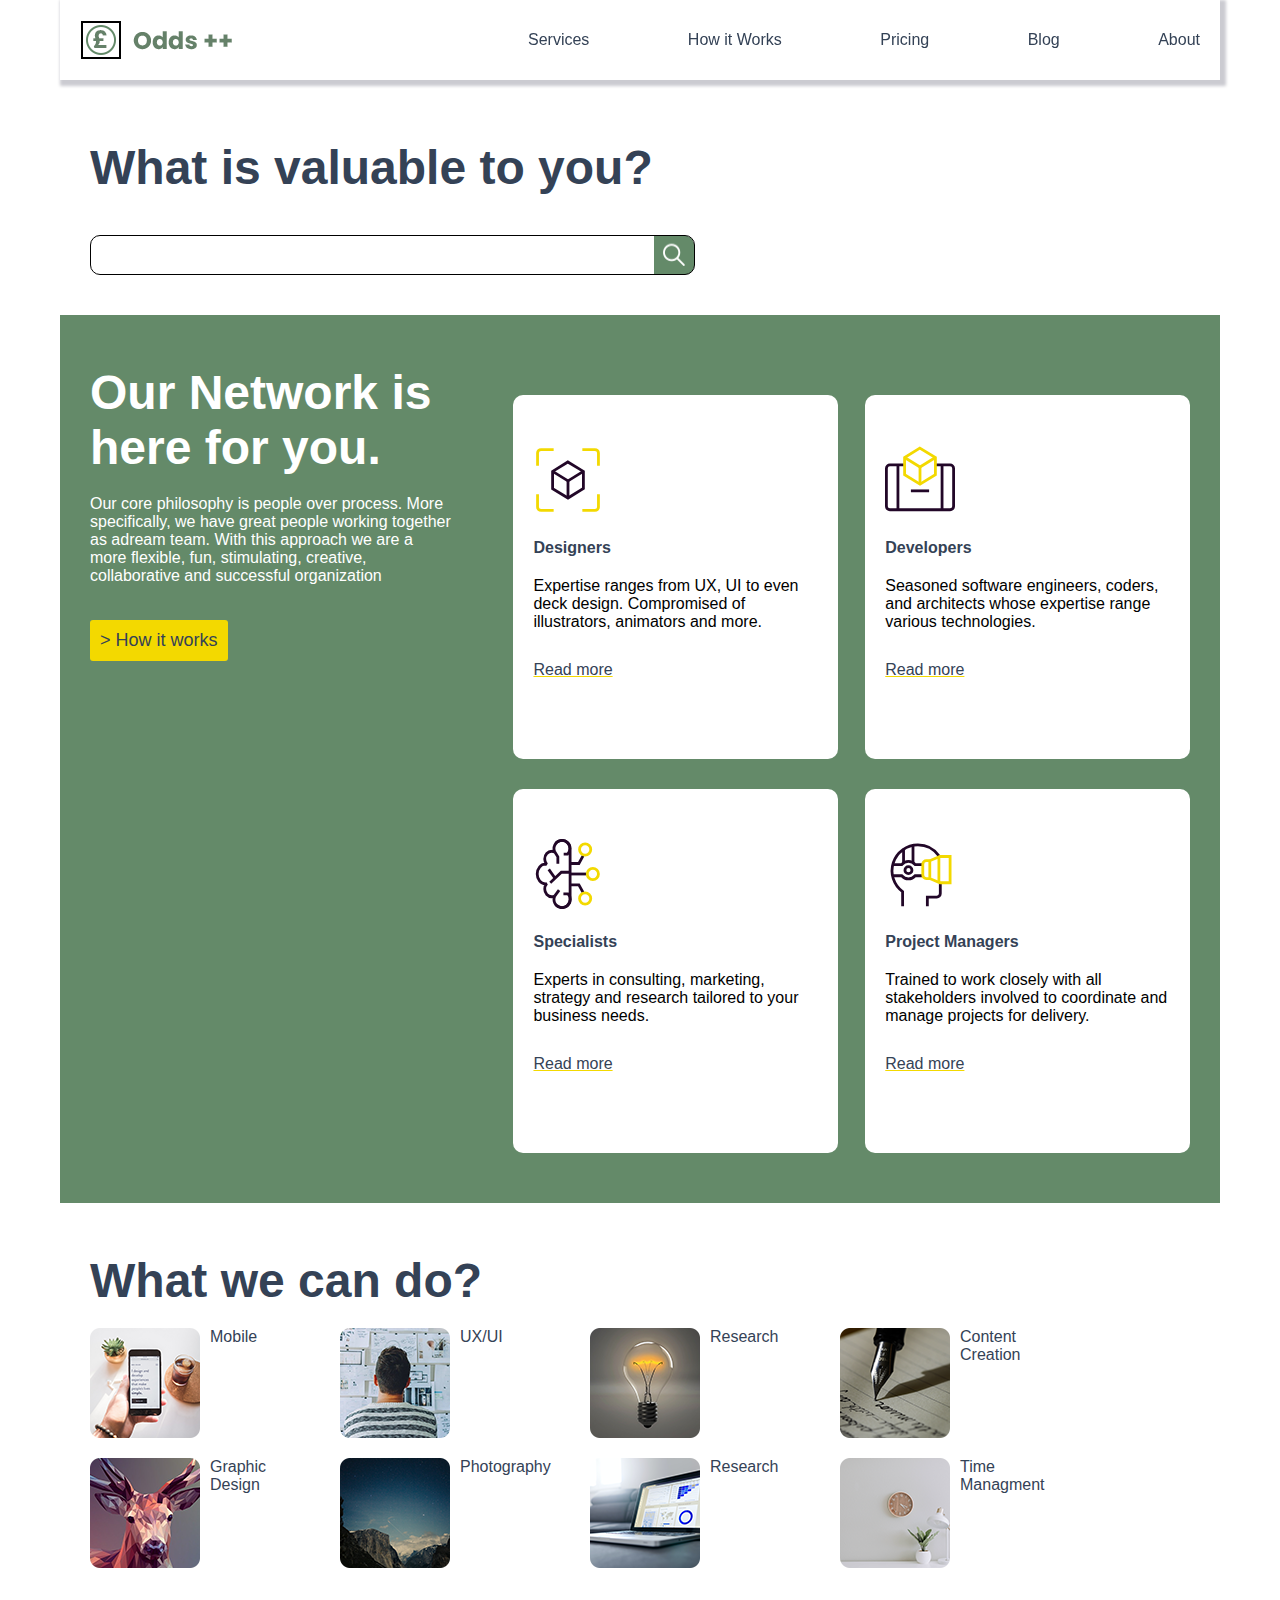
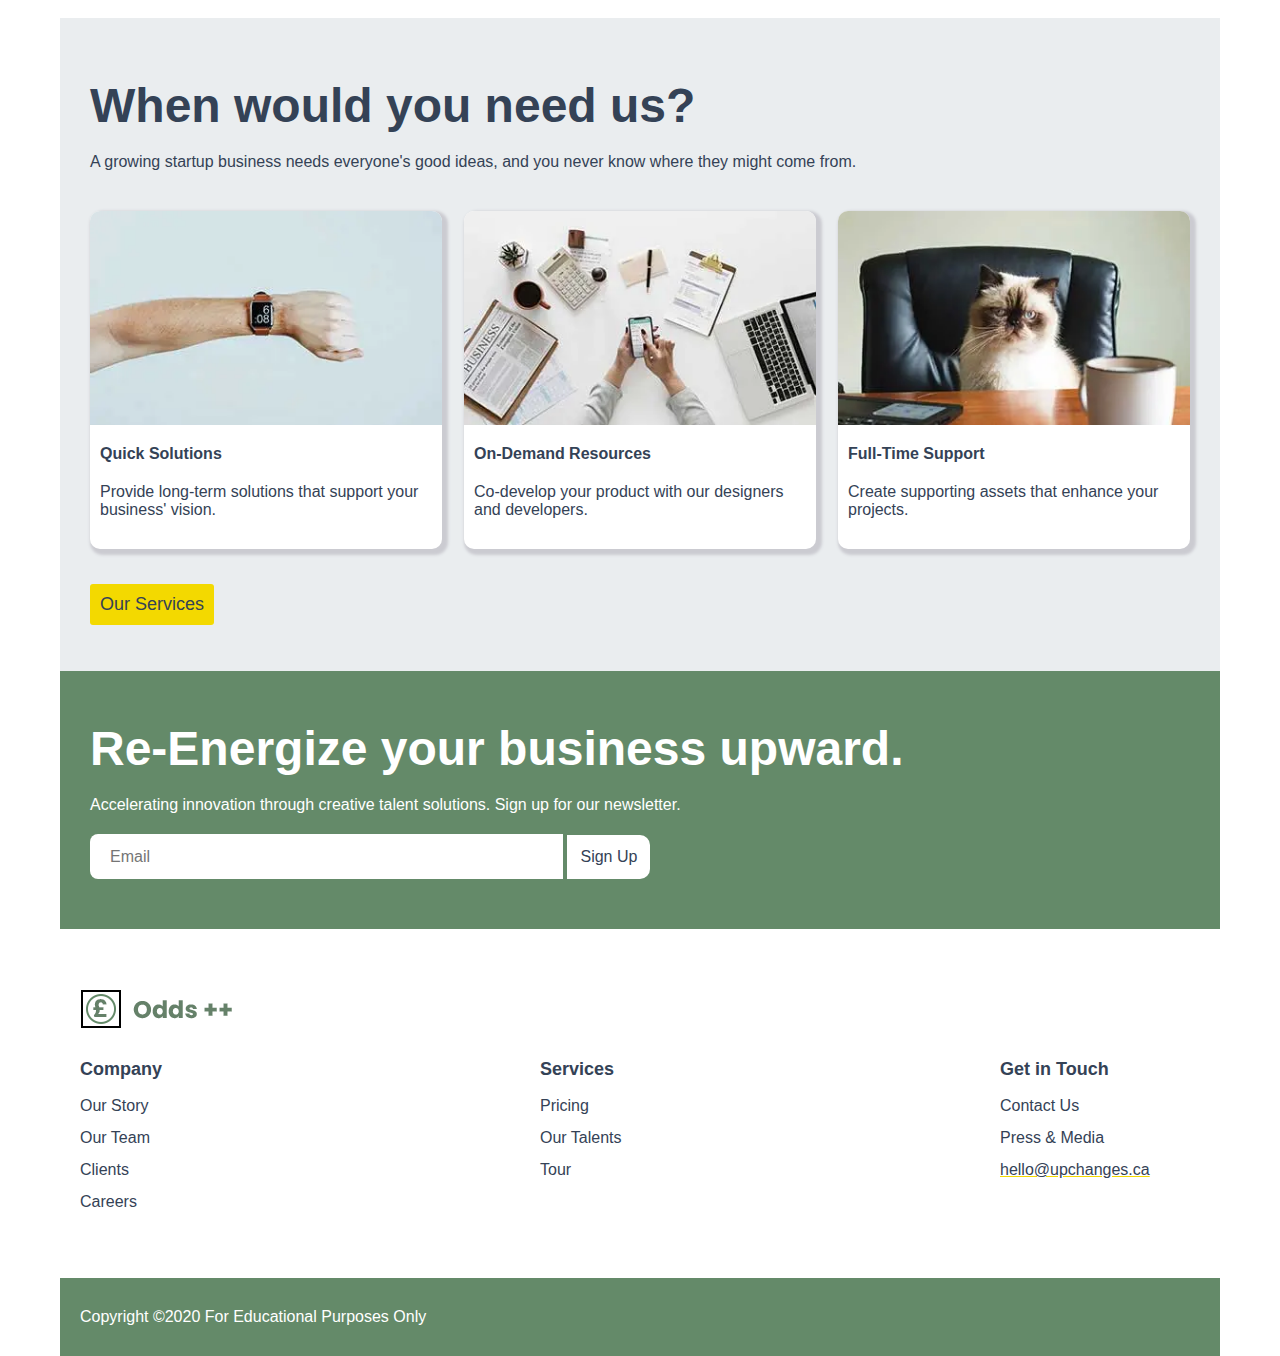
<file: index.html>
<!DOCTYPE html>
<html lang="en">
    <head>
        <meta charset="UTF-8" />
        <title>Assignment 3</title>
        <link rel="stylesheet" href="css/reset.css" />
        <link rel="stylesheet" href="css/styles.css" />
        <!--[if lt IE 9]> <script src="http://html5shim.googlecode.com/svn/trunk/html5.js"></script> <![endif]-->
    </head>

    <body>
        <header>
            <div class="flex-container">
                <h1 class="sr-only">Odds++</h1>
                <a href="index.html"><img src="img/odds-logo.png" alt="The Odds++ Logo" /></a>
                <button class="toggle-btn">
                    <svg viewBox="0 0 100 80" width="40" height="15">
                        <rect width="100" height="5" rx="8"></rect>
                        <rect y="30" width="100" height="5" rx="8"></rect>
                        <rect y="60" width="100" height="5" rx="8"></rect>
                    </svg>
                </button>
            </div>
            <nav>
                <h2 class="sr-only">Navigation</h2>
                <ul>
                    <li><a href="#">Services</a></li>
                    <li><a href="contact_form.html">How it Works</a></li>
                    <li><a href="#">Pricing</a></li>
                    <li><a href="#">Blog</a></li>
                    <li><a href="#">About</a></li>
                </ul>
            </nav>
        </header>
        <main class="home-main">
            <div class="search-bar">
                <div class="container">
                <h2>What is valuable to you?</h2>
                    <label for="search" class="sr-only">search</label>
                <input autofocus type="text" id="search" name="search" />
                    </div>
            </div>
            <section class="our-network">
                <div class="container">
                    <h2>Our Network is here for you.</h2>
                    <p>
                        Our core philosophy is people over process. More specifically, we have great people working together as adream team. With this approach we are a more flexible, fun, stimulating, creative, collaborative and successful
                        organization
                    </p>
                    <button href="#"> > How it works</button>
                    </div>
                <div class="container">
                    <div class="cards">
                        <article class="card">
                            <div class="card-content">
                                <svg width="70px" height="70px" viewBox="0 0 200 200" xmlns="http://www.w3.org/2000/svg">
                                    <line x1="100" y1="101.93" x2="100" y2="149.93" fill="none" stroke="#220728" stroke-miterlimit="10" stroke-width="8" />
                                    <line x1="56" y1="75.5" x2="100" y2="102.49" fill="none" stroke="#220728" stroke-miterlimit="10" stroke-width="7.94" />
                                    <line x1="144" y1="75.5" x2="100" y2="102.49" fill="none" stroke="#220728" stroke-miterlimit="10" stroke-width="8" />
                                    <polygon points="144 75.5 144 124.28 100 151.6 56 124.61 56 75.5 99.5 48.4 144 75.5" fill="none" stroke="#220728" stroke-miterlimit="10" stroke-width="8" />
                                    <path d="M187,141v36a10,10,0,0,1-10,10H141" fill="none" stroke="#f3d900" stroke-miterlimit="10" stroke-width="8" />
                                    <path d="M141,13h36a10,10,0,0,1,10,10V59" fill="none" stroke="#f3d900" stroke-miterlimit="10" stroke-width="8" />
                                    <path d="M13,59V23A10,10,0,0,1,23,13H59" fill="none" stroke="#f3d900" stroke-miterlimit="10" stroke-width="8" />
                                    <path d="M59,187H23a10,10,0,0,1-10-10V141" fill="none" stroke="#f3d900" stroke-miterlimit="10" stroke-width="8" />
                                </svg>
                                <h3>Designers</h3>
                                <p>Expertise ranges from UX, UI to even deck design. Compromised of illustrators, animators and more.</p>
                                <a href="#"><p>Read more</p></a>
                            </div>
                        </article>
                        <article class="card">
                            <div class="card-content">
                                <svg width="70px" height="70px" viewBox="0 0 200 200" xmlns="http://www.w3.org/2000/svg">
                                    <path d="M145,57h41a10,10,0,0,1,10,10V175a10,10,0,0,1-10,10H14A10,10,0,0,1,4,175V67A10,10,0,0,1,14,57H55.5" fill="none" stroke="#220728" stroke-miterlimit="10" stroke-width="8" />
                                    <line x1="163.03" y1="56.97" x2="163.03" y2="185.03" fill="none" stroke="#220728" stroke-miterlimit="10" stroke-width="8" />
                                    <line x1="36.97" y1="56.97" x2="36.97" y2="185.03" fill="none" stroke="#220728" stroke-miterlimit="10" stroke-width="8" />
                                    <line x1="100" y1="62.23" x2="100" y2="110.23" fill="none" stroke="#f3d900" stroke-miterlimit="10" stroke-width="8" />
                                    <line x1="56" y1="35.8" x2="100" y2="62.79" fill="none" stroke="#f3d900" stroke-miterlimit="10" stroke-width="7.94" />
                                    <line x1="144" y1="35.8" x2="100" y2="62.79" fill="none" stroke="#f3d900" stroke-miterlimit="10" stroke-width="8" />
                                    <polygon points="144 35.8 144 84.58 100 111.9 56 84.91 56 35.8 99.5 8.7 144 35.8" fill="none" stroke="#f3d900" stroke-miterlimit="10" stroke-width="8" />
                                    <line x1="74" y1="131" x2="126" y2="131" fill="none" stroke="#220728" stroke-miterlimit="10" stroke-width="8" />
                                </svg>
                                <h3>Developers</h3>
                                <p>Seasoned software engineers, coders, and architects whose expertise range various technologies.</p>
                              <a href="#"><p>Read more</p></a>
                            </div>
                        </article>
                        <article class="card">
                            <div class="card-content">
                                <svg width="70px" height="70px" viewBox="0 0 200 200" xmlns="http://www.w3.org/2000/svg">
                                    <path
                                        d="M106,27A23,23,0,1,0,62.45,37.33a18.45,18.45,0,0,0-9-2.33c-11,0-20,9.85-20,22a23.09,23.09,0,0,0,5.81,15.5A19.12,19.12,0,0,0,35,72c-12.7,0-23,12.54-23,28s10.3,28,23,28a19.12,19.12,0,0,0,4.31-.5A23.09,23.09,0,0,0,33.5,143c0,12.15,9,22,20,22a18.45,18.45,0,0,0,9-2.33A23,23,0,1,0,106,173c0-.34,0-0.67,0-1h0V28h0C106,27.67,106,27.34,106,27Z"
                                        fill="none"
                                        stroke="#220728"
                                        stroke-linejoin="bevel"
                                        stroke-width="8"
                                    />
                                    <path d="M67.26,189.26a23,23,0,0,0,32.53-32.53H86.9" fill="none" stroke="#220728" stroke-miterlimit="10" stroke-width="8" />
                                    <path d="M66.26,10.74A23,23,0,0,1,98.79,43.26H87.67" fill="none" stroke="#220728" stroke-miterlimit="10" stroke-width="8" />
                                    <polyline points="106 95 81 95 49.25 124.76" fill="none" stroke="#220728" stroke-miterlimit="10" stroke-width="8" />
                                    <line x1="44.97" y1="86.65" x2="62.45" y2="111.44" fill="none" stroke="#220728" stroke-miterlimit="10" stroke-width="8" />
                                    <line x1="62.45" y1="162.67" x2="74.5" y2="146" fill="none" stroke="#220728" stroke-miterlimit="10" stroke-width="8" />
                                    <polyline points="62.45 37.49 71 51 71 71" fill="none" stroke="#220728" stroke-miterlimit="10" stroke-width="8" />
                                    <line x1="152" y1="100" x2="104" y2="100" fill="none" stroke="#220728" stroke-miterlimit="10" stroke-width="8" />
                                    <polyline points="107 131 131 131 143 152.67" fill="none" stroke="#220728" stroke-miterlimit="10" stroke-width="8" />
                                    <polyline points="107 70 131 70 143 48.33" fill="none" stroke="#220728" stroke-miterlimit="10" stroke-width="8" />
                                    <circle cx="171" cy="100" r="16" fill="none" stroke="#f3d900" stroke-miterlimit="10" stroke-width="8" />
                                    <circle cx="149" cy="170" r="16" fill="none" stroke="#f3d900" stroke-miterlimit="10" stroke-width="8" />
                                    <circle cx="149" cy="30" r="16" fill="none" stroke="#f3d900" stroke-miterlimit="10" stroke-width="8" />
                                </svg>
                                <h3>Specialists</h3>
                                <p>Experts in consulting, marketing, strategy and research tailored to your business needs.</p>
                                <a href="#"><p>Read more</p></a>
                            </div>
                        </article>
                        <article class="card">
                            <div class="card-content">
                                <svg width="70px" height="70px" viewBox="0 0 200 200" xmlns="http://www.w3.org/2000/svg">
                                    <title>Virtual Reality icons</title>
                                    <path d="M50.39,192l-0.16-41.61A73.91,73.91,0,0,1,94,16.91c25.05,0,46.81,12.46,60.41,31.53" fill="none" stroke="#220728" stroke-miterlimit="10" stroke-width="8" />
                                    <path d="M21,105H47.79a25,25,0,0,0,38.41,0H107" fill="none" stroke="#220728" stroke-miterlimit="10" stroke-width="8" />
                                    <path d="M107,73H86.21a25,25,0,0,0-38.41,0H21" fill="none" stroke="#220728" stroke-miterlimit="10" stroke-width="8" />
                                    <path d="M158,127v29a10,10,0,0,1-10,10H121v26" fill="none" stroke="#220728" stroke-miterlimit="10" stroke-width="8" />
                                    <line x1="154" y1="125" x2="154" y2="50" fill="none" stroke="#f3d900" stroke-miterlimit="10" stroke-width="8" />
                                    <path d="M128,113H118a10,10,0,0,1-10-10V72a10,10,0,0,1,10-10h10l29-12h29v75H157Z" fill="none" stroke="#f3d900" stroke-miterlimit="10" stroke-width="8" />
                                    <line x1="128" y1="111" x2="128" y2="62" fill="none" stroke="#f3d900" stroke-miterlimit="10" stroke-width="8" />
                                    <circle cx="67" cy="89" r="10" fill="none" stroke="#220728" stroke-miterlimit="10" stroke-width="8" />
                                    <line x1="53" y1="68.12" x2="53" y2="28" fill="none" stroke="#220728" stroke-miterlimit="10" stroke-width="8" />
                                    <line x1="80" y1="18" x2="80" y2="67.12" fill="none" stroke="#220728" stroke-miterlimit="10" stroke-width="8" />
                                </svg>
                                <h3>Project Managers</h3>
                                <p>Trained to work closely with all stakeholders involved to coordinate and manage projects for delivery.</p>
                                <a href="#"><p>Read more</p></a>
                            </div>
                        </article>
                                                
                    </div>
                </div>
            </section>
            <section class="what-we-can-do">
                <div class="container">
                <h2>What we can do?</h2>
                <div class="scroll-overflow">
                    <div class="scroll">
                        <div class="meme">
                        <img src="img/mobile-img.png" />
                        <p>Mobile</p>
                        </div>
                        <div class="meme">
                        <img src="img/ux-ui.png" />
                        <p>UX/UI</p>
                        </div>
                        <div class="meme">
                        <img src="img/research.png" />
                        <p>Research</p>
                        </div>
                        <div class="meme">
                        <img src="img/pen.png" />
                        <p>Content Creation</p>
                        </div>
                    </div>
                    <div class="scroll">
                        <div class="meme">
                        <img src="img/graphic-design.png" />
                        <p>Graphic Design</p>
                        </div>
                        <div class="meme">
                        <img src="img/mountains.png" />
                        <p>Photography</p>
                        </div>
                        <div class="meme">
                        <img src="img/analytics.png" />
                        <p>Research</p>
                            </div>
                        <div class="meme">
                        <img src="img/contact-us.png" />
                        <p>Time Managment</p>
                            </div>
                    </div>
                </div>
                </div>
            </section>
            <section class="when-would-you-need">
                <div class="container">
                <h2>When would you need us?</h2>
                <p>A growing startup business needs everyone's good ideas, and you never know where they might come from.</p>
                <div class="cards">
                <article class="card">
                    <div class="image-container">
                    <picture>
                        <source media="(min-width:750px)"
                                srcset="img/watch-320.webp 640w,
                                        img/watch-750.webp 700w"
                                sizes="(min-width:750px) 100vw,24vw">
                            <source srcset="img/watch-320.webp 320w"
                        sizes="100vw" />
                <img src="img/watch-320.webp" alt="Jasper Lake Edith">    
                    </picture>
                        </div>
                    <div class="card-content">
                <h3>Quick Solutions</h3>
                <p>Provide long-term solutions that support your business' vision.</p>
                    </div>
                </article>
                <article class="card">
                    <div class="image-container">
                    <picture>
                        <source media="(min-width:750px)"
                                srcset="img/phone-320.webp 640w,
                                        img/phone-750.webp 700w"
                                sizes="(min-width:750px) 100vw,24vw">
                            <source srcset="img/phone-320.webp 320w"
                        sizes="100vw" />
                <img src="img/watch-320.webp" alt="Jasper Lake Edith">    
                    </picture>
                        </div>
                    <div class="card-content">
                <h3>On-Demand Resources</h3>
                <p>Co-develop your product with our designers and developers.</p>
                    </div>
                </article>
                <article class="card">
                    <div class="image-container">
                    <picture>
                        <source media="(min-width:750px)"
                                srcset="img/cat-320.webp 640w,
                                        img/cat-750.webp 700w"
                                sizes="(min-width:750px) 100vw,24vw">
                            <source srcset="img/cat-320.webp 320w"
                        sizes="100vw" />
                <img src="img/cat-320.webp" alt="cat in a chair">    
                    </picture>
                    </div>
                    <div class="card-content">
                <h3>Full-Time Support</h3>
                <p>Create supporting assets that enhance your projects.</p>
                    </div>
                </article>
                    </div>
                    <button>Our Services</button>
                    
                </div>
            </section>
            <section class="email-sign-up">
                <div class="container">
                <h2>Re-Energize your business upward.</h2>
                <p>Accelerating innovation through creative talent solutions. Sign up for our newsletter.</p>
                     <label for="email" class="sr-only">Email</label>
                <input type="email" id="email" name="email" placeholder="Email" />
                    <button>Sign Up</button>
                    </div>
            </section>
        </main>
        <footer>
            <div class="container">
                
                   <img src="img/odds-logo.png">
                  <div class="flex-container">  
                    <div class="text-container">
                <h2>Company</h2>
                <ul>
                    <li>Our Story</li>
                    <li>Our Team</li>
                    <li>Clients</li>
                    <li>Careers</li>
                </ul>
                    </div>
                    <div class="text-container">
                <h2>Services</h2>
                <ul>
                    <li>Pricing</li>
                    <li>Our Talents</li>
                    <li>Tour</li>
                </ul>
                        </div>
                    <div class="text-container">
                <h2>Get in Touch</h2>
                <ul>
                    <li>Contact Us</li>
                    <li>Press &amp; Media</li>
                    <li class="email-underline">hello@upchanges.ca</li>
                </ul>
                        </div>
                    </div>
                </div>
            <div class="disclaimer">
                <p>Copyright &copy;2020 For Educational Purposes Only</p>
            </div>
                
        </footer>
        <script src="js/main.js"></script>
    </body>
</html>
</file>
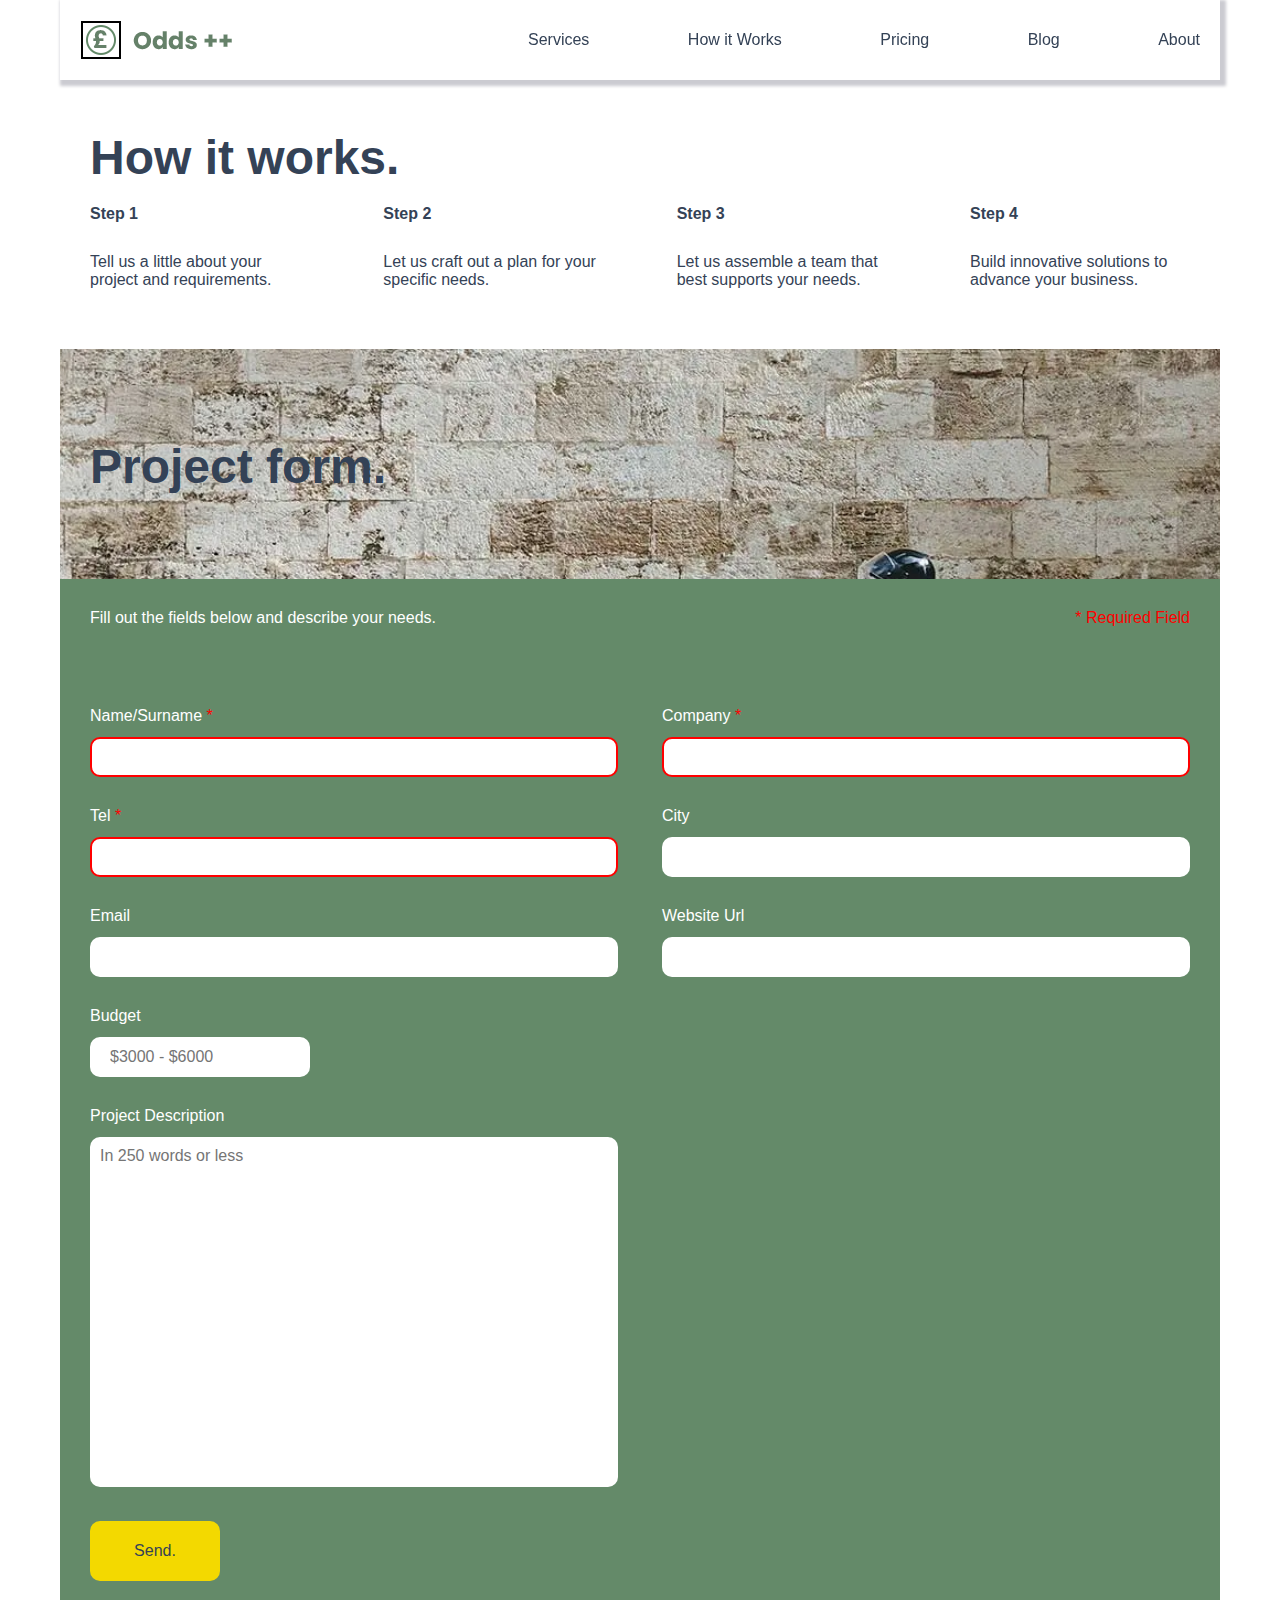
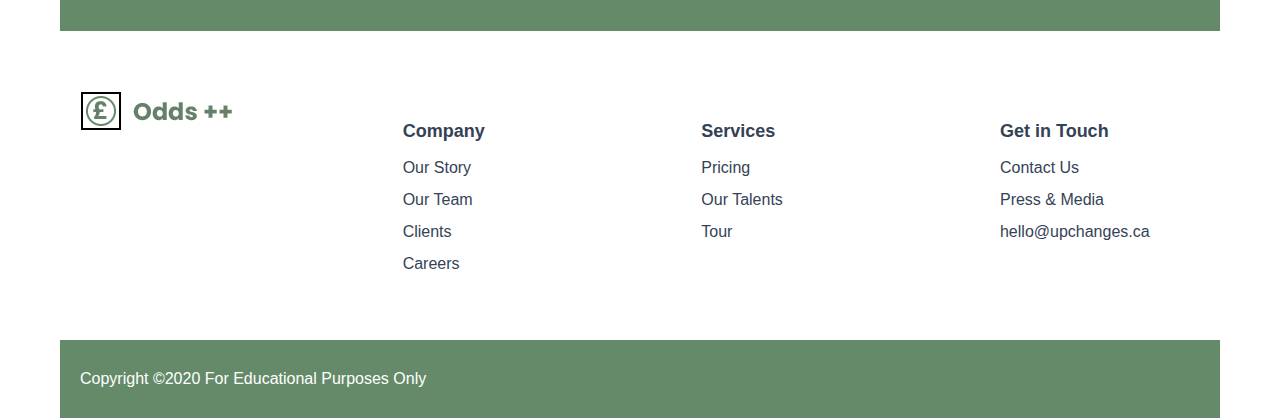
<file: contact_form.html>
<!DOCTYPE html>
<html lang="en">
    <head>
        <meta charset="UTF-8" />
        <title>Assignment 3</title>
        <link rel="stylesheet" href="css/reset.css" />
        <link rel="stylesheet" href="css/styles.css" />
        <!--[if lt IE 9]> <script src="http://html5shim.googlecode.com/svn/trunk/html5.js"></script> <![endif]-->
    </head>

    <body>
        <header>
            <div class="flex-container">
                <h1 class="hidden">Odds++</h1>
                <a href="index.html"><img src="img/odds-logo.png" alt="The Odds++ Logo" /></a>
                <button class="toggle-btn">
                    <svg viewBox="0 0 100 80" width="40" height="15">
                        <rect width="100" height="5" rx="8"></rect>
                        <rect y="30" width="100" height="5" rx="8"></rect>
                        <rect y="60" width="100" height="5" rx="8"></rect>
                    </svg>
                </button>
            </div>
            <nav>
                <h2 class="hidden">Navigation</h2>
               <ul>
                    <li><a href="#">Services</a></li>
                    <li><a href="contact_form.html">How it Works</a></li>
                    <li><a href="#">Pricing</a></li>
                    <li><a href="#">Blog</a></li>
                    <li><a href="#">About</a></li>
                </ul>
            </nav>
        </header>
    <main class="form-main">
        <section>
            <h2>How it works.</h2>
            <div class="flex-container">
            <div>
            <h3>Step 1</h3>
            <p>Tell us a little about your project and requirements.</p>
            </div>
            <div>
            <h3>Step 2</h3>
            <p>Let us craft out a plan for your specific needs.</p>
            </div>
            <div>
            <h3>Step 3</h3>
            <p>Let us assemble a team that best supports your needs.</p>
            </div>
            <div>
            <h3>Step 4</h3>
            <p>Build innovative solutions to advance your business.</p>
            </div>
            </div>
        </section>
        <section>
            <div class="parallax-image">
            <h2>Project form.</h2>
            </div>
            <div class="text-container">
                <p>Fill out the fields below and describe your needs.</p>
                <p class="required-hint">* Required Field</p>
                </div>
            <form>
                <div class="flex-container">
                <div>
                <label class="required" for="name">Name/Surname</label>
            <input type="text" id="name" autocomplete="off" required autofocus>
                </div>
                <div>
                <label class="required" for ="Company">Company</label>
            <input type="text" id="Company" autocomplete="off" required autocomplete="off">
                </div>
                <div>
            <label class="required" for="phone">Tel</label>
                  <input type="tel" id="phone" autocomplete="off" required pattern="[0-9]{3}-[0-9]{2}-[0-9]{4}">
                </div>
                <div>
                <label for="City">City</label>
                  <input type="text" autocomplete="off" id="City">
                </div>
                <div>
                <label for="email">Email</label>
                  <input type="email" autocomplete="off" id="email">
                </div>
                <div>
                <label for="homepage">Website Url</label>
<input type="url" id="homepage" autocomplete="off" name="homepage">
                    </div>
                <div class="budget">
                <label for="points">Budget</label>
<input placeholder="$3000 - $6000" autocomplete="off" type="number" id="points" name="points" value="$3000 - $6000" min="3000" max="6000">
                </div>
                    <div class="description">
                <label for="message">Project Description</label>
                  <textarea  id="message" placeholder="In 250 words or less"></textarea>
                        <div>
                        <input type="submit" value="Send.">
                        </div>
                    </div>
                    </div>
            </form>
            </section>
	</main>
	<footer>
            <div class="container">
                <div class="flex-container">
                    <div class="logo">
                    <img src="img/odds-logo.png">
                    </div>
                    <div class="text-container">
                <h2>Company</h2>
                <ul>
                    <li>Our Story</li>
                    <li>Our Team</li>
                    <li>Clients</li>
                    <li>Careers</li>
                </ul>
                    </div>
                    <div class="text-container">
                <h2>Services</h2>
                <ul>
                    <li>Pricing</li>
                    <li>Our Talents</li>
                    <li>Tour</li>
                </ul>
                        </div>
                    <div class="text-container">
                <h2>Get in Touch</h2>
                <ul>
                    <li>Contact Us</li>
                    <li>Press &amp; Media</li>
                    <li>hello@upchanges.ca</li>
                </ul>
                        </div>
                    </div>
                </div>
            <div class="disclaimer">
                <p>Copyright &copy;2020 For Educational Purposes Only</p>
            </div>
                
        </footer>
        <script src="js/main.js"></script>
</body>

</html>
</file>
<file: css/styles.css>
:root {
	--dk-blue: #344256;
	--green: #648a69;
	--yellow: #f3d900;
	--grey: #eaedef;
	--white: #ffff;
}


/** general styling**/

html {
	font-size: 62.5%;
}

body,
footer li,
.email-sign-up button,
label {
	font-family: 'Source Sans Pro', sans-serif;
	font-size: 1.6rem;
	margin: 0 auto;
	color: var(--dk-blue);
}

li a {
	text-decoration: none;
}

li,
h1,
h2,
h3,
.meme p,
button,
input[type=submit],
button a,
a p,
li a {
	color: var(--dk-blue);
	font-family: 'Poppins', sans-serif;
}

h2 {
	font-size: 3.6rem;
	padding-bottom: 2rem;
}

.home-main section:nth-child(2) h2,
.home-main section:last-child h2 {
	color: var(--white)
}

.hidden {
	display: none;
}

header nav {
	max-height: 0;
	overflow: hidden;
	transition: max-height 0.7s ease-in-out;
}

main .container {
	padding: 0rem 2rem 5rem 2rem;
}

.card-content h3 {
	margin: 2rem 0px 2rem 0px;
}

section button {
	background-color: #f3d900;
	text-decoration: none;
	font-size: 1.8rem;
	padding: 1rem;
	margin-top: 3.5rem;
	margin-bottom: 2.6rem;
	margin: 3.5rem 0px 2.6rem 0px;
	border: none;
	border-radius: 3px;
}


/**end of general styling**/


/**navigation styling**/

nav li {
	border-bottom: 1px solid black;
	line-height: 40px;
}

.toggle-btn {
	border: none;
	background-color: var(--yellow);
	border-radius: 50px;
	outline: none;
}

.show-nav {
	max-height: 60rem;
}

header .flex-container {
	display: flex;
	justify-content: space-between;
}

svg rect {
	fill: #3f3f3f;
}

header {
	padding: 2rem;
	background-color: #ffffff;
	box-shadow: 3px 3px 3px 3px #cbcbd1;
	position: sticky;
	top: 0;
	z-index: 1;
}


/**end of navigation styling**/


/** search bar section styling**/

.search-bar h2 {
	margin-top: 6rem;
}

.home-main input[type=text] {
	width: 98%;
	border: 1px solid black;
	border-radius: 10px;
	height: 4rem;
	margin-top: 2rem;
	background-image: url("../img/search-icon.png");
	background-repeat: no-repeat;
	background-position: right;
	margin-bottom: 4rem;
	padding-right: 5rem;
}


/**"Our Network is here for you" styling**/

.our-network {
	background-color: var(--green);
	color: white;
	padding: 5rem 0rem 5rem 0rem;
}

.our-network .cards {
	color: black;
	display: flex;
	flex-wrap: wrap;
	flex-grow: 1;
	flex-shrink: 0;
	flex-basis: auto;
	border-radius: 20px;
}

.our-network .card:first-child {
	border-radius: 10px 10px 0px 0px;
}

.our-network .card:last-child {
	border-radius: 0px 0px 10px 10px;
}

.our-network .card {
	background: white;
	position: relative;
	padding: 3rem 1rem 3rem 1rem;
}

.our-network .card a {
	color: black;
	text-decoration-color: #f3d900;
}

.our-network .card-content p {
	margin-bottom: 3rem;
}


/**end of "Our Network is here for you" styling**/


/** horizontal scroll **/

.scroll {
	display: flex;
	margin-bottom: 2rem;
}

.scroll-overflow {
	overflow: scroll;
	scrollbar-width: none;
}

.scroll-overflow::-webkit-scrollbar {
	background: transparent;
	width: 0;
}

.meme {
	display: flex;
	min-width: 150px;
	width: 150px;
	margin-right: 10rem;
}

.meme p {
	margin-left: 1rem;
}

section:nth-child(3) {
	padding-top: 5rem;
	padding-bottom: 3rem;
}


/**end of horizontal scroll**/


/**"when would you need us?" section**/

section:nth-child(4) {
	background-color: #eaedef;
	padding-top: 6rem;
	padding-bottom: 2rem;
}

.when-would-you-need .card {
	margin-top: 4rem;
	background-color: white;
	border-radius: 10px;
	box-shadow: 3px 3px 3px 3px #cbcbd1;
}

.card img {
	width: 100%;
	border-radius: 10px 10px 0px 0px;
}

.when-would-you-need .card-content {
	padding: 0px 1rem 3rem 1rem;
}

.when-would-you-need .cards {
	display: flex;
	flex-wrap: wrap;
	justify-content: space-between;
	flex-grow: 1;
	flex-shrink: 0;
	flex-basis: auto;
}


/**end of "when would you need us?" section**/


/**email sign up section**/

.email-sign-up {
	background-color: #648a69;
	padding-top: 5rem;
	color: white;
}

.home-main input[type=email] {
	border: none;
	margin-bottom: 5rem;
	margin-top: 2rem;
	height: 4.5rem;
	border-radius: 8px 0px 0px 8px;
	width: 64%;
}

.sr-only {
	position: absolute;
	left: -10000px;
	top: auto;
	overflow: hidden;
}

.email-sign-up button {
	border-radius: 0px 10px 10px 0px;
	background-color: #ffff;
	padding: 13px;
}


/*footer content*/

footer h2 {
	font-size: 1.8rem;
	padding: 3rem 0rem 1rem;
}

footer .flex-container {
	display: flex;
	flex-wrap: wrap;
}

footer .flex-container .logo {
	flex-basis: 100%;
}

footer li {
	line-height: 2;
}

footer .container {
	padding: 6rem 2rem 6rem 2rem;
}

footer .text-container {
	width: 200px;
}

.disclaimer {
	background-color: var(--green);
	color: white;
	padding: 3rem 2rem 3rem 2rem;
}

.disclaimer p {
	width: 70%;
}


/**hover effects**/

section button:hover {
	color: var(--yellow);
	background-color: var(--dk-blue);
}

.scroll>div:hover,
.scroll>div:active {
	background: rgba(000, 000, 000, .2);
}

.toggle-btn:hover {
	cursor: pointer;
}

.our-network .card a:hover {
	text-decoration-color: var(--green);
}


/**form styling**/

.form-main section:first-child,
form {
	padding: 5rem 3rem 0rem 3rem;
}

.form-main section:first-child p {
	padding: 3rem 0rem 6rem 0rem;
}

.parallax-image {
	background-image: url("../img/project-form-parallax-img.webp");
	background-position: top center;
	background-repeat: no-repeat;
	background-size: cover;
	background-attachment: fixed;
	width: 100%;
	height: 230px;
	padding: 9rem 0rem 0rem 3rem;
}

.form-main section:last-child {
	background-color: var(--green);
	color: white;
}

input:focus {
	outline: none;
}

label {
	display: block;
	padding: 3rem 0rem 1.2rem 0rem;
	color: var(--white);
}

input {
	height: 4rem;
	width: 100%;
	border-radius: 1rem;
	border: none;
	padding-left: 2rem;
	padding-right: 2rem;
}

textarea {
	resize: none;
	width: 100%;
	height: 35rem;
	border: none;
	border-radius: 1rem;
	padding-top: 1rem;
	padding-left: 1rem;
}

input[type=submit] {
	margin: 3rem 0rem 5rem 0rem;
	width: 13rem;
	height: 6rem;
	background-color: var(--yellow);
}

.required:after {
	content: " *";
	color: red;
}

.required-hint {
	color: red;
}

form input[required]:invalid {
	border: 2px solid red;
}

form input[required]:valid {
	border: 2px solid green;
}

.form-main .text-container {
	display: flex;
	justify-content: space-between;
	flex-wrap: wrap;
	padding: 3rem 3rem 0rem 3rem;
}

@media only screen and (min-width: 750px) {
	h2 {
		font-size: 4.8rem;
	}
	.home-main input[type=email] {
		width: 87%;
	}
	.our-network .cards {
		justify-content: space-between;
	}
	.our-network .card,
	.our-network .card:first-child,
	.our-network .card:last-child {
		width: 48%;
		margin-top: 3rem;
		border-radius: 10px;
	}
	form .flex-container {
		display: flex;
		flex-wrap: wrap;
		justify-content: space-between;
	}
	.form-main section:first-child>.flex-container {
		display: flex;
		flex-wrap: wrap;
		justify-content: space-between;
	}
	.form-main section:first-child>.flex-container>div {
		flex-basis: 45%;
	}
	form .flex-container>div {
		flex-basis: 48%;
	}
	.budget {
		width: 48%;
	}
	textarea {
		width: 100%;
	}
	.description {
		flex-basis: 100% !important;
	}
	.when-would-you-need .card {
		display: flex;
	}
	.email-underline {
		text-decoration: underline;
		text-decoration-color: var(--yellow);
	}
}

@media only screen and (min-width: 1160px) {
	body {
		width: 1160px;
		margin: 0 auto;
	}
	main .container {
		padding: 0px 3rem 0px 3rem;
	}
	footer .flex-container {
		justify-content: space-between;
	}
	.toggle-btn {
		display: none;
	}
	.home-main input[type=email] {
		width: 43%;
	}
	.our-network .container:first-child {
		width: 40%;
	}
	.our-network .container:last-child {
		width: 70%;
	}
	.our-network {
		display: flex;
	}
	input[type=number] {
		width: 20%;
	}
	.budget {
		flex-basis: 100% !important;
	}
	textarea {
		width: 48%;
	}
	.our-network .card {
		padding: 5rem 2rem 5rem 2rem;
	}
	.form-main section:first-child>.flex-container>div {
		flex-basis: 20%;
	}
	header nav {
		max-height: 2rem;
		position: static;
		width: 60%;
		overflow: visible;
	}
	.when-would-you-need .card {
		display: block;
		width: 32%;
	}
	header,
	nav ul {
		display: flex;
		justify-content: space-between;
	}
	nav li {
		border: none;
	}
	.home-main input[type=text] {
		width: 55%;
	}
	footer .flex-container .logo {
		flex-basis: 20%;
	}
}
</file>
